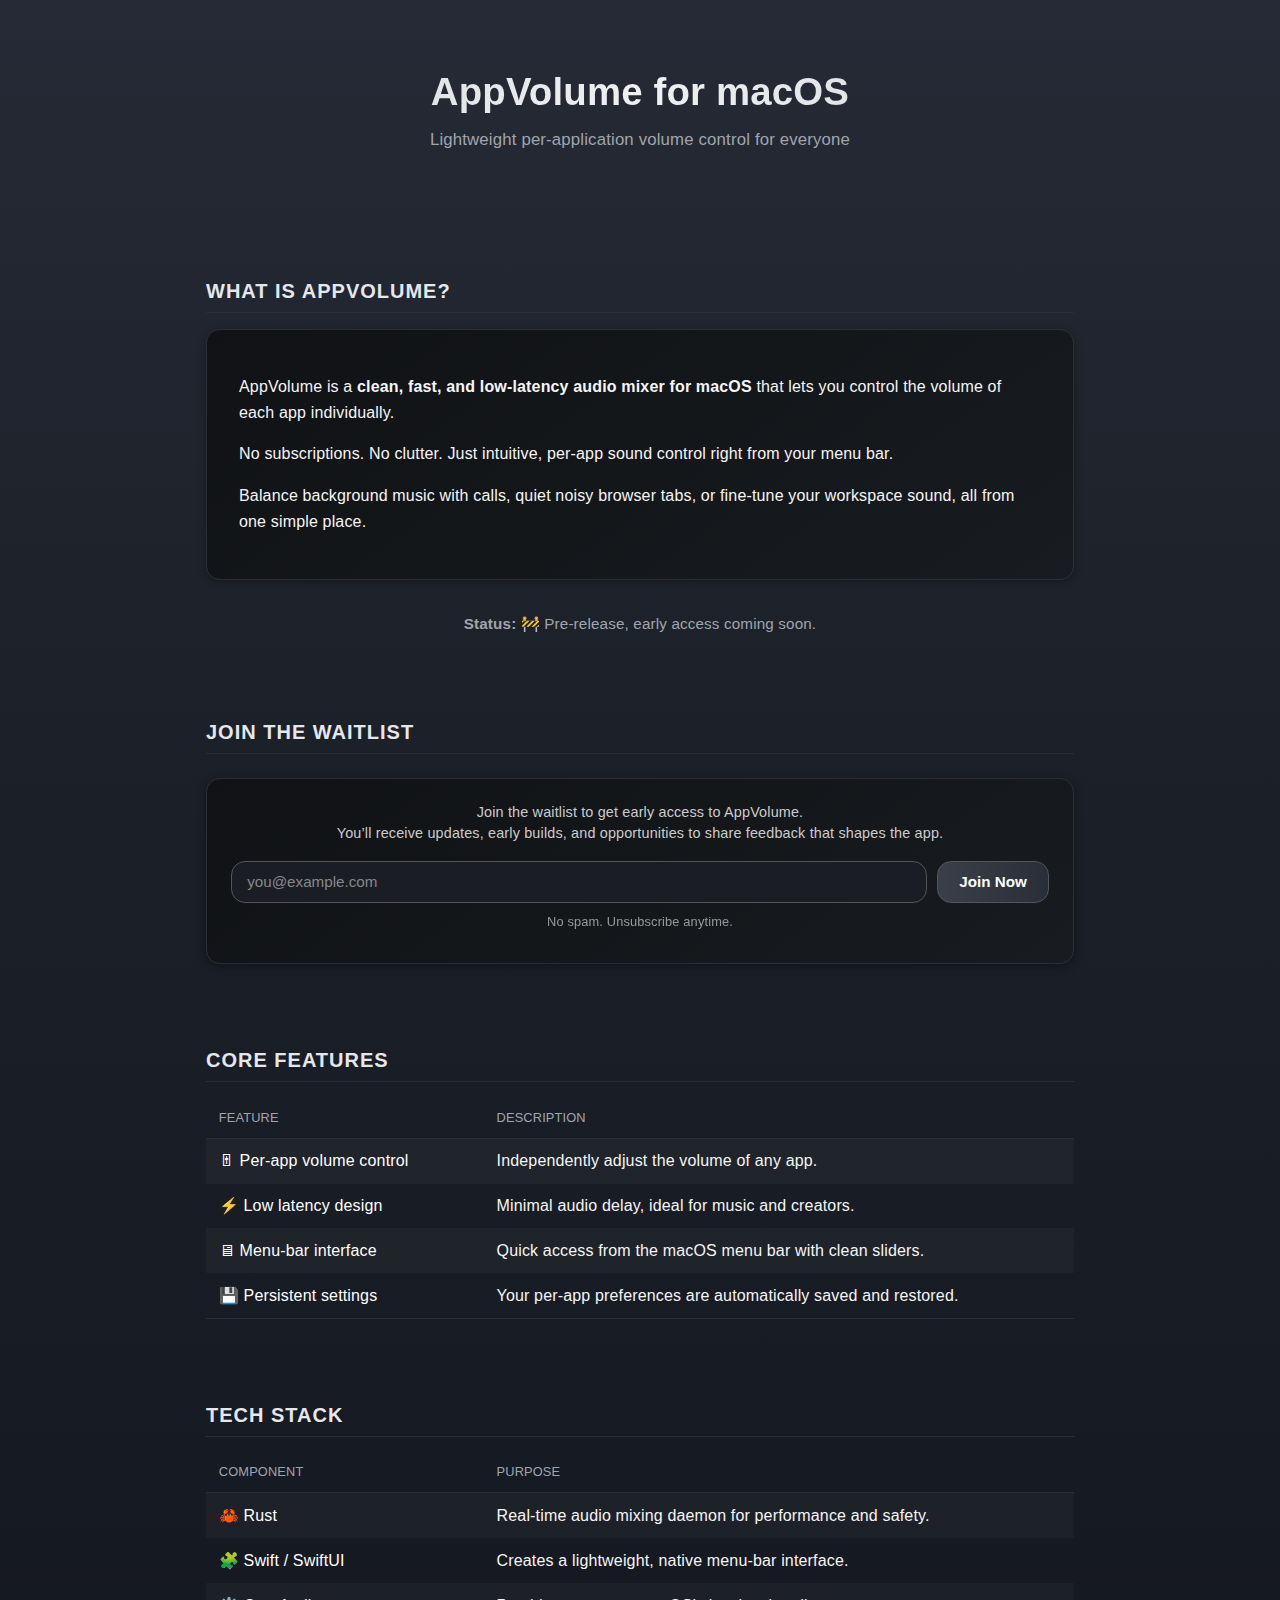
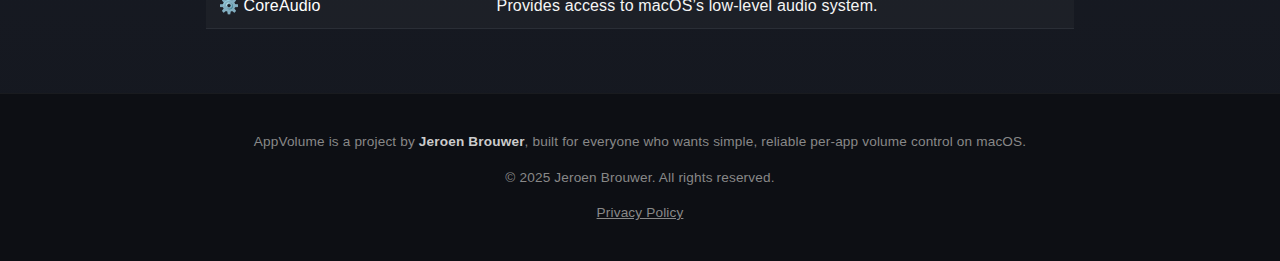
<file: index.html>
<!DOCTYPE html>
<html lang="en">
<head>
    <meta charset="UTF-8"/>
    <meta name="viewport" content="width=device-width, initial-scale=1.0"/>
    <title>AppVolume for macOS</title>
    <meta name="description"
          content="AppVolume is a lightweight per-application volume controller for macOS. Adjust sound levels per app with a fast, low-latency menu bar interface. Created by Jeroen Brouwer.">
    <link rel="stylesheet" href="styles.css">
</head>

<body>
<header>
    <h1>AppVolume for macOS</h1>
    <h3>Lightweight per-application volume control for everyone</h3>
</header>

<main>
    <h2>What is AppVolume?</h2>
    <div class="card">
        <p>
            AppVolume is a <strong>clean, fast, and low-latency audio mixer for macOS</strong> that lets you control
            the volume of each app individually.
        </p>
        <p>
            No subscriptions. No clutter. Just intuitive, per-app sound control right from your menu bar.
        </p>
        <p>
            Balance background music with calls, quiet noisy browser tabs, or fine-tune your workspace sound, all from
            one simple place.
        </p>
    </div>

    <div class="status">
        <p><strong>Status:</strong> 🚧 Pre-release, early access coming soon.</p>
    </div>

    <h2>Join the Waitlist</h2>
    <div class="cta">
        <p>
            Join the waitlist to get early access to AppVolume.<br>
            You’ll receive updates, early builds, and opportunities to share feedback that shapes the app.
        </p>
        <form action="https://api.web3forms.com/submit" method="POST">
            <input type="hidden" name="access_key" value="2469ce67-19ef-4d3c-9859-d573c005621c"/>
            <input type="email" name="email" placeholder="you@example.com" required/>
            <button type="submit">Join Now</button>
        </form>
        <p style="font-size:0.8rem;margin-top:0.6rem;opacity:0.7;">No spam. Unsubscribe anytime.</p>
    </div>

    <h2>Core Features</h2>
    <table>
        <tr>
            <th>Feature</th>
            <th>Description</th>
        </tr>
        <tr>
            <td>🎚 Per-app volume control</td>
            <td>Independently adjust the volume of any app.</td>
        </tr>
        <tr>
            <td>⚡ Low latency design</td>
            <td>Minimal audio delay, ideal for music and creators.</td>
        </tr>
        <tr>
            <td>🖥 Menu-bar interface</td>
            <td>Quick access from the macOS menu bar with clean sliders.</td>
        </tr>
        <tr>
            <td>💾 Persistent settings</td>
            <td>Your per-app preferences are automatically saved and restored.</td>
        </tr>
    </table>

    <h2>Tech Stack</h2>
    <table>
        <tr>
            <th>Component</th>
            <th>Purpose</th>
        </tr>
        <tr>
            <td>🦀 Rust</td>
            <td>Real-time audio mixing daemon for performance and safety.</td>
        </tr>
        <tr>
            <td>🧩 Swift / SwiftUI</td>
            <td>Creates a lightweight, native menu-bar interface.</td>
        </tr>
        <tr>
            <td>⚙️ CoreAudio</td>
            <td>Provides access to macOS’s low-level audio system.</td>
        </tr>
    </table>
</main>

<footer>
    <p>AppVolume is a project by <strong>Jeroen Brouwer</strong>, built for everyone who wants simple, reliable
        per-app volume control on macOS.</p>
    <p>© 2025 Jeroen Brouwer. All rights reserved.</p>
    <p>
        <a href="privacy.html" style="color:#888;">Privacy Policy</a>
    </p>
</footer>
</body>
</html>
</file>
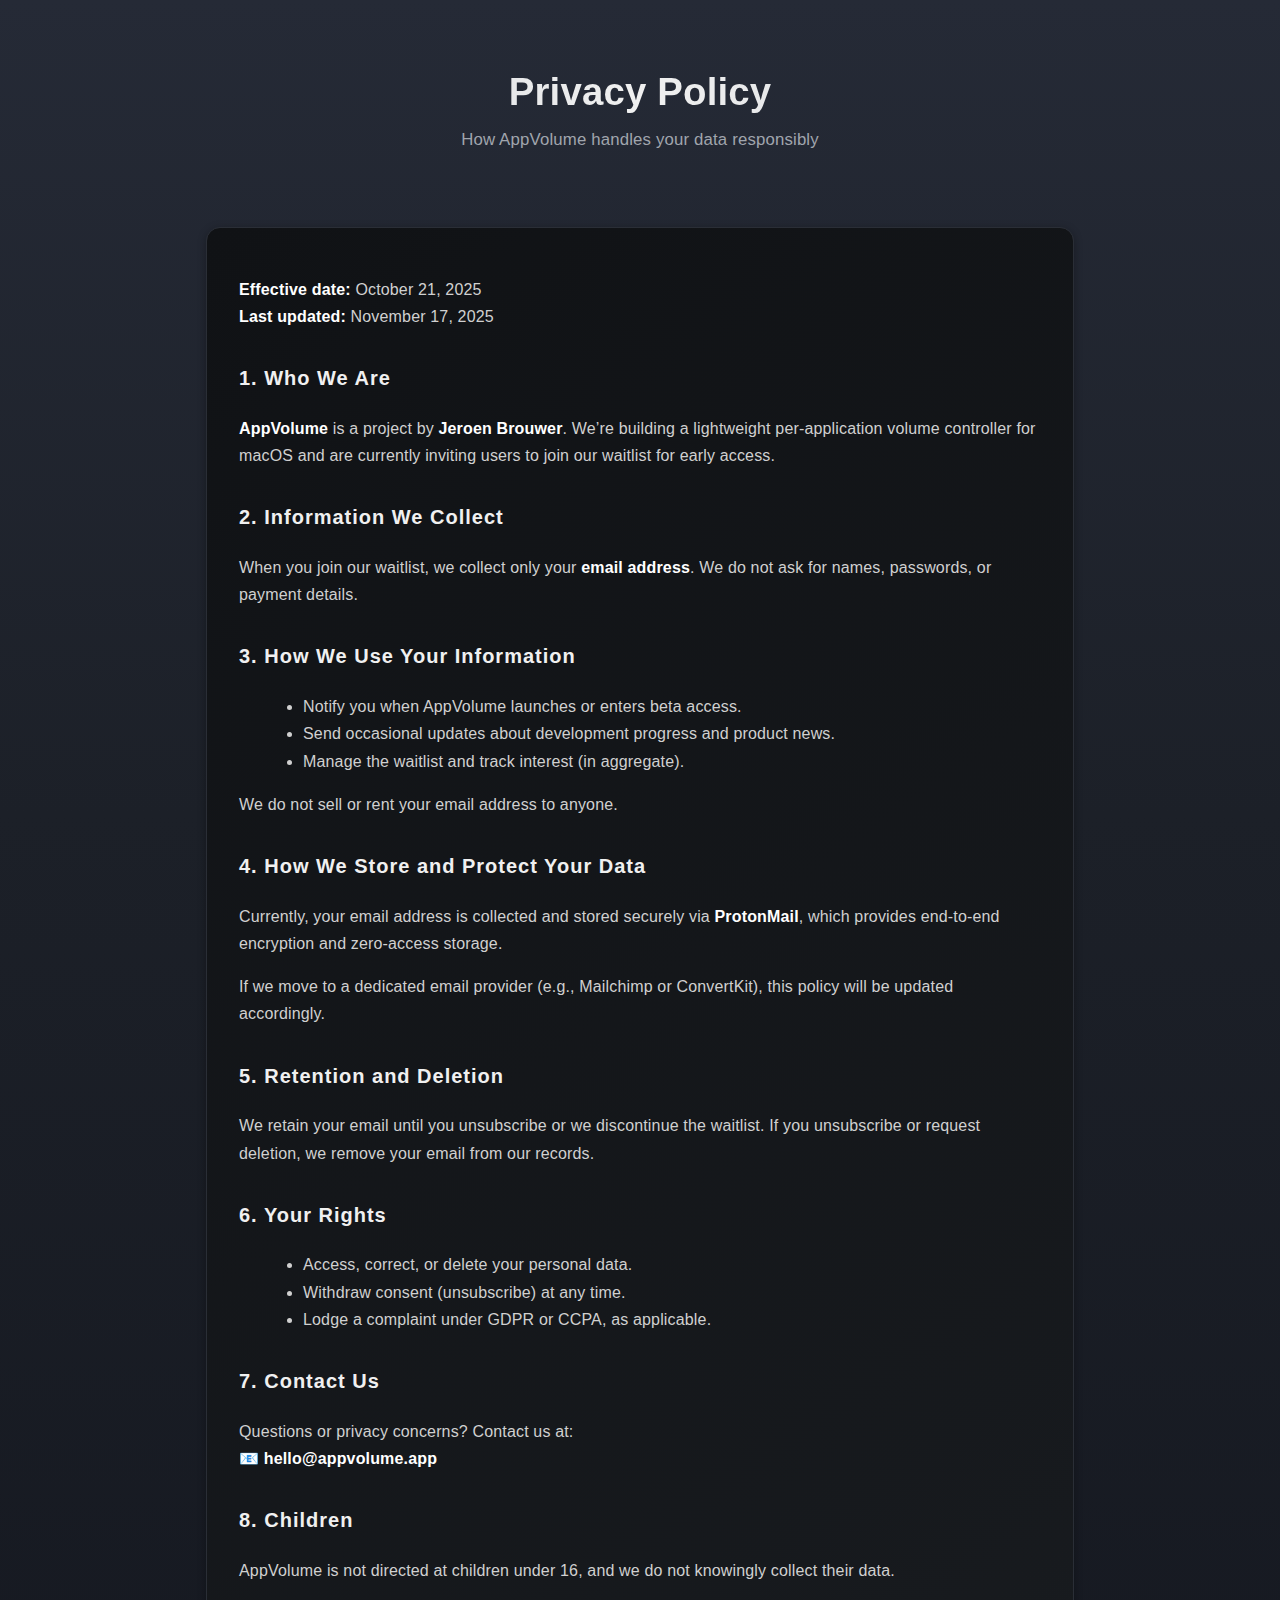
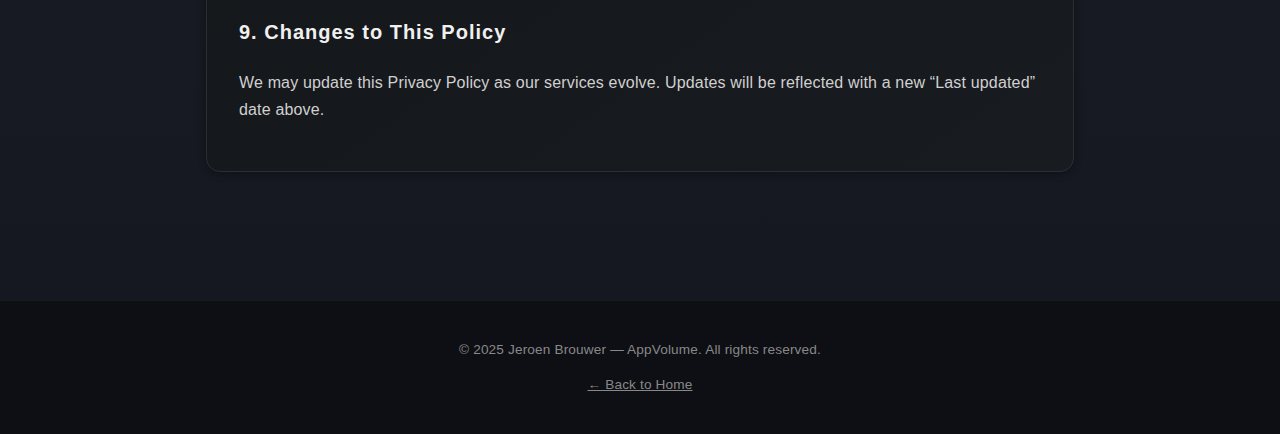
<file: privacy.html>
<!DOCTYPE html>
<html lang="en">
<head>
  <meta charset="UTF-8" />
  <meta name="viewport" content="width=device-width, initial-scale=1.0" />
  <title>Privacy Policy — AppVolume</title>
  <meta name="description" content="Privacy Policy for AppVolume — how we collect, store, and protect your information when you join our waitlist." />
  <link rel="stylesheet" href="styles.css">
  <style>
    /* Optional: page-specific tweaks */
    .privacy-container {
      background: linear-gradient(145deg, var(--card-top), var(--card-bottom));
      border-radius: var(--radius);
      padding: 2rem;
      border: 1px solid var(--card-border);
      box-shadow: 0 2px 8px rgba(0, 0, 0, 0.3);
      max-width: var(--max-width);
      margin: 2rem auto 4rem;
    }

    .privacy-container h2 {
      color: #f0f0f0;
      margin-top: 2rem;
      border: none;
      text-transform: none;
    }

    .privacy-container p,
    .privacy-container ul {
      color: #d0d0d0;
      line-height: 1.7;
    }

    .privacy-container ul {
      margin-left: 1.5rem;
    }

    .privacy-container strong {
      color: #fff;
    }
  </style>
</head>

<body>
  <header>
    <h1>Privacy Policy</h1>
    <h3>How AppVolume handles your data responsibly</h3>
  </header>

  <main>
    <div class="privacy-container">
      <p><strong>Effective date:</strong> October 21, 2025<br>
      <strong>Last updated:</strong> November 17, 2025</p>

      <h2>1. Who We Are</h2>
      <p><strong>AppVolume</strong> is a project by <strong>Jeroen Brouwer</strong>.
      We’re building a lightweight per-application volume controller for macOS and are currently inviting users to join our waitlist for early access.</p>

      <h2>2. Information We Collect</h2>
      <p>When you join our waitlist, we collect only your <strong>email address</strong>. We do not ask for names, passwords, or payment details.</p>

      <h2>3. How We Use Your Information</h2>
      <ul>
        <li>Notify you when AppVolume launches or enters beta access.</li>
        <li>Send occasional updates about development progress and product news.</li>
        <li>Manage the waitlist and track interest (in aggregate).</li>
      </ul>
      <p>We do not sell or rent your email address to anyone.</p>

      <h2>4. How We Store and Protect Your Data</h2>
      <p>Currently, your email address is collected and stored securely via <strong>ProtonMail</strong>, which provides end-to-end encryption and zero-access storage.</p>
      <p>If we move to a dedicated email provider (e.g., Mailchimp or ConvertKit), this policy will be updated accordingly.</p>

      <h2>5. Retention and Deletion</h2>
      <p>We retain your email until you unsubscribe or we discontinue the waitlist.
      If you unsubscribe or request deletion, we remove your email from our records.</p>

      <h2>6. Your Rights</h2>
      <ul>
        <li>Access, correct, or delete your personal data.</li>
        <li>Withdraw consent (unsubscribe) at any time.</li>
        <li>Lodge a complaint under GDPR or CCPA, as applicable.</li>
      </ul>

      <h2>7. Contact Us</h2>
      <p>Questions or privacy concerns? Contact us at:<br>
      📧 <strong>hello@appvolume.app</strong></p>

      <h2>8. Children</h2>
      <p>AppVolume is not directed at children under 16, and we do not knowingly collect their data.</p>

      <h2>9. Changes to This Policy</h2>
      <p>We may update this Privacy Policy as our services evolve. Updates will be reflected with a new “Last updated” date above.</p>
    </div>
  </main>

  <footer>
    <p>© 2025 Jeroen Brouwer — AppVolume. All rights reserved.</p>
    <p><a href="/" style="color:#888;">← Back to Home</a></p>
  </footer>
</body>
</html>
</file>
<file: styles.css>
:root {
    --bg-top: #252a36;
    --bg-mid: #1c2028;
    --bg-bottom: #14171f;
    --fg: #f5f5f5;
    --muted: #a0a5ad;

    --card-top: #101215;
    --card-bottom: #181b1f;
    --card-border: #2a2e36;

    --cta-top: #101215;
    --cta-bottom: #181b1f;
    --cta-border: #2a2e36;
    --cta-shadow: rgba(0, 0, 0, 0.4);

    --button-bg1: #3a3f49;
    --button-bg2: #2a2e38;
    --button-hover1: #475060;
    --button-hover2: #343945;
    --button-border: #555;
    --button-border-hover: #6f7a88;

    --table-alt: rgba(255, 255, 255, 0.03);
    --table-hover: rgba(255, 255, 255, 0.06);
    --divider: #2a2e36;

    --footer-bg: #0d0f14;
    --footer-divider: rgba(255, 255, 255, 0.05);

    --radius: 14px;
    --max-width: 900px;
}

* {
    box-sizing: border-box;
}

body {
    margin: 0;
    background: linear-gradient(to bottom, var(--bg-top) 0%, var(--bg-mid) 40%, var(--bg-bottom) 100%);
    color: var(--fg);
    font-family: -apple-system, BlinkMacSystemFont, "SF Pro Display", "Segoe UI", Roboto, sans-serif;
    line-height: 1.6;
    display: flex;
    flex-direction: column;
    min-height: 100vh;
    letter-spacing: 0.01em;
}

header {
    text-align: center;
    padding: 3.5rem 1rem 1.5rem;
}

h1 {
    font-size: 2.4rem;
    margin: 0.3rem 0;
    font-weight: 700;
    background: linear-gradient(90deg, #c8cdd3, #f0f0f0, #c8cdd3);
    -webkit-background-clip: text;
    -webkit-text-fill-color: transparent;
}

h2 {
    font-weight: 600;
    font-size: 1.25rem;
    text-transform: uppercase;
    letter-spacing: 0.05em;
    margin: 5rem 0 1rem;
    border-bottom: 1px solid var(--divider);
    padding-bottom: 0.3rem;
    color: #e5e7eb;
}

h3 {
    font-weight: 400;
    color: var(--muted);
    margin-top: 0;
    font-size: 1.05rem;
}

main {
    flex: 1;
    width: 100%;
    max-width: var(--max-width);
    margin: 0 auto;
    padding: 0 1rem 4rem;
}

.card {
    background: linear-gradient(145deg, var(--card-top), var(--card-bottom));
    border-radius: var(--radius);
    padding: 1.8rem 2rem;
    border: 1px solid var(--card-border);
    box-shadow: 0 2px 8px rgba(0, 0, 0, 0.3);
}

.card p {
    margin: 1rem 0;
}

.status {
    text-align: center;
    margin: 2rem auto 0.25rem;
    color: var(--muted);
    font-size: 0.95rem;
    max-width: 600px;
}

.cta {
    text-align: center;
    background: linear-gradient(145deg, var(--cta-top), var(--cta-bottom));
    color: var(--fg);
    padding: 1rem 1.5rem;
    border-radius: var(--radius);
    border: 1px solid var(--cta-border);
    box-shadow: 0 2px 8px var(--cta-shadow);
    margin: 1.5rem auto 0;
}

.cta h2 {
    color: #f0f0f0;
    margin-bottom: 0.4rem;
    border: none;
    font-size: 1.15rem;
}

.cta p {
    color: #ccc;
    margin: 0.4rem auto 1rem;
    font-size: 0.9rem;
    line-height: 1.5;
    max-width: 640px;
}

form {
    display: flex;
    flex-wrap: wrap;
    justify-content: center;
    gap: 0.6rem;
    margin-top: 0.6rem;
}

input[type="email"] {
    padding: 0.7em 1em;
    border-radius: var(--radius);
    border: 1px solid var(--button-border);
    background: #1a1d24;
    color: #fff;
    flex: 1;
    min-width: 240px;
    font-size: 0.95rem;
}

input[type="email"]::placeholder {
    color: #888;
}

button {
    background: linear-gradient(90deg, var(--button-bg1), var(--button-bg2));
    color: #fff;
    border: 1px solid var(--button-border);
    border-radius: var(--radius);
    padding: 0.75em 1.4em;
    font-weight: 600;
    font-size: 0.95rem;
    cursor: pointer;
    transition: all 0.25s ease;
    box-shadow: 0 0 0 rgba(100, 150, 255, 0);
}

button:hover {
    background: linear-gradient(90deg, var(--button-hover1), var(--button-hover2));
    border-color: var(--button-border-hover);
    box-shadow: 0 0 10px rgba(100, 150, 255, 0.25);
    transform: translateY(-1px);
}

button:active {
    transform: translateY(1px);
    box-shadow: 0 0 6px rgba(100, 150, 255, 0.15);
}

table {
    width: 100%;
    border-collapse: collapse;
    margin-top: 1rem;
    border-bottom: 1px solid var(--divider);
}

th, td {
    text-align: left;
    padding: 0.6rem 0.8rem;
}

th {
    text-transform: uppercase;
    font-size: 0.8rem;
    color: var(--muted);
    border-bottom: 1px solid var(--divider);
    font-weight: 500;
}

tr:nth-child(even) td {
    background: var(--table-alt);
}

tr:hover td {
    background: var(--table-hover);
}

td:first-child {
    width: 32%;
    white-space: nowrap;
    color: #fff;
    font-weight: 500;
}

footer {
    background: var(--footer-bg);
    text-align: center;
    padding: 1.5rem 1rem;
    font-size: 0.85rem;
    color: #888;
    border-top: 1px solid var(--footer-divider);
}

footer strong {
    color: #ccc;
}

@media (max-width: 700px) {
    h1 {
        font-size: 2rem;
    }

    .card, .cta {
        padding: 1.3rem;
    }

    h2 {
        font-size: 1.1rem;
        margin-top: 2rem;
    }

    .cta p {
        font-size: 0.88rem;
        line-height: 1.45;
        max-width: 90%;
    }
}
</file>
